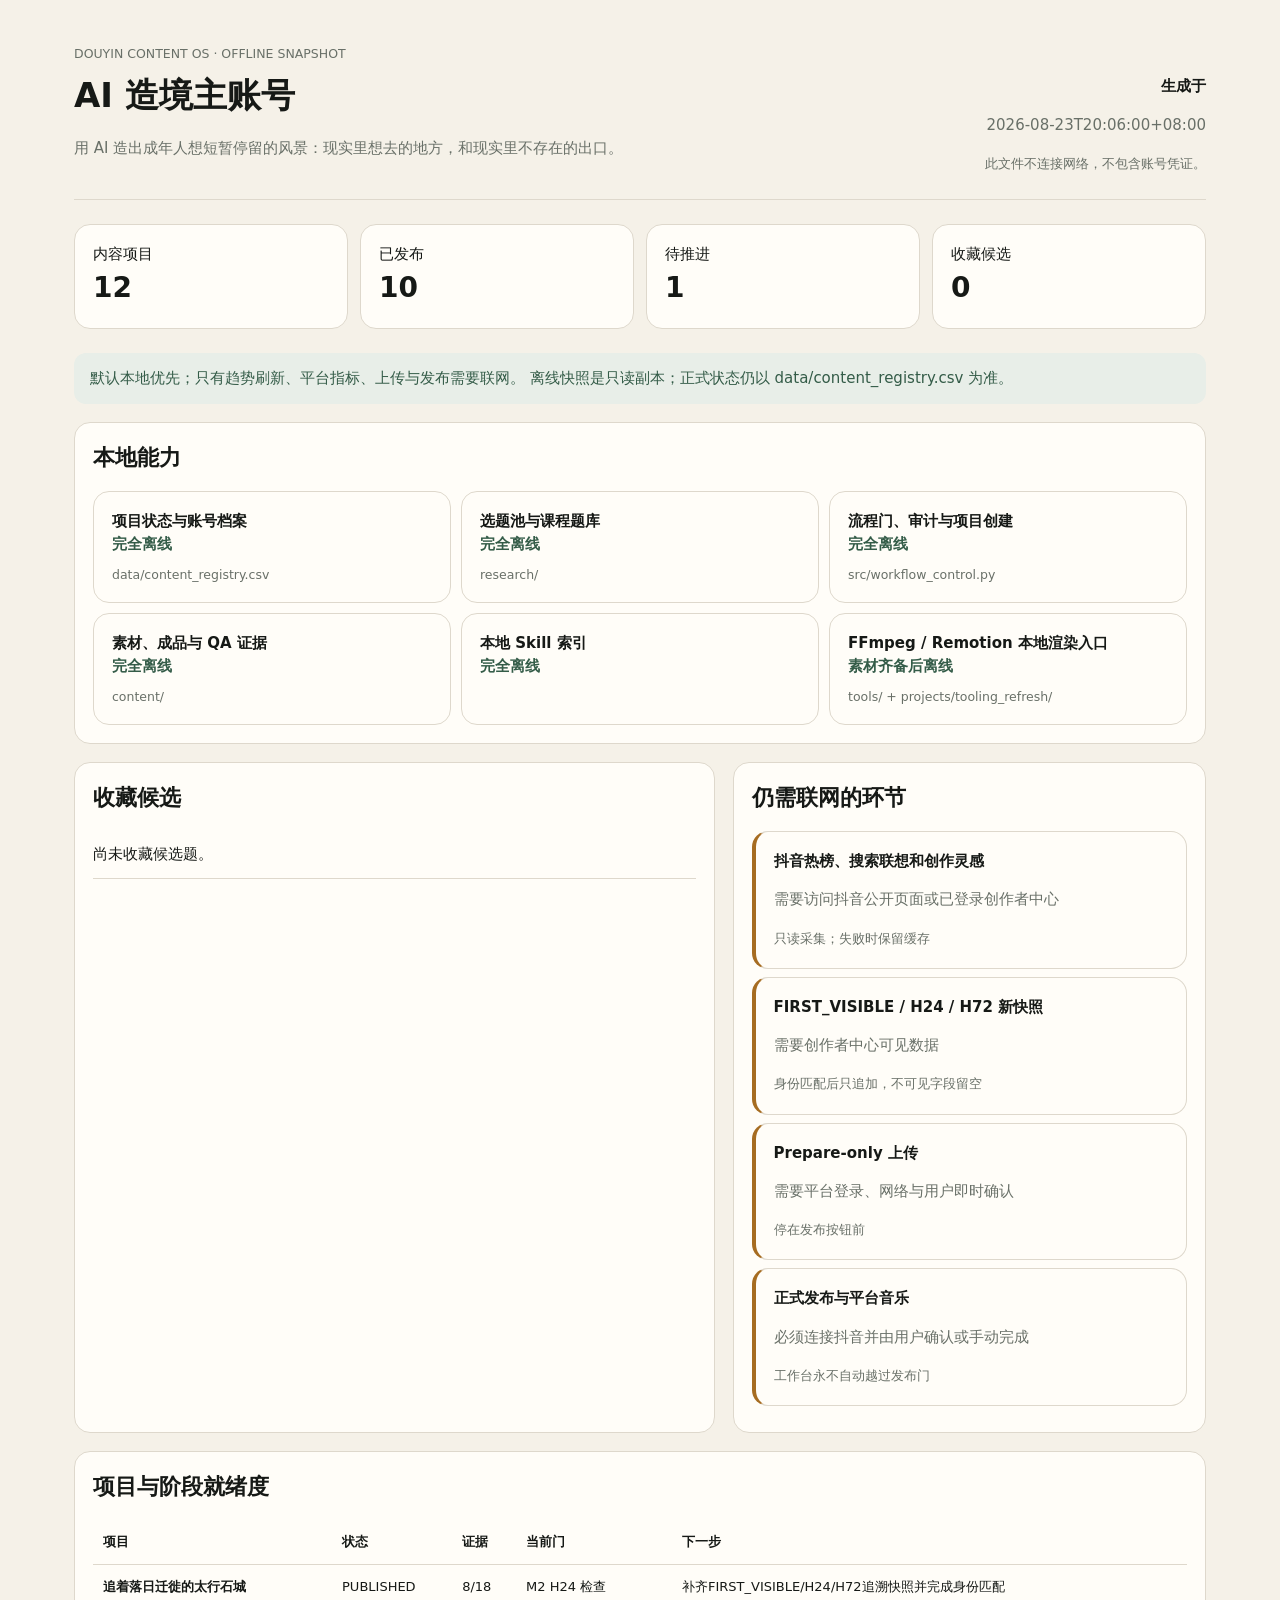
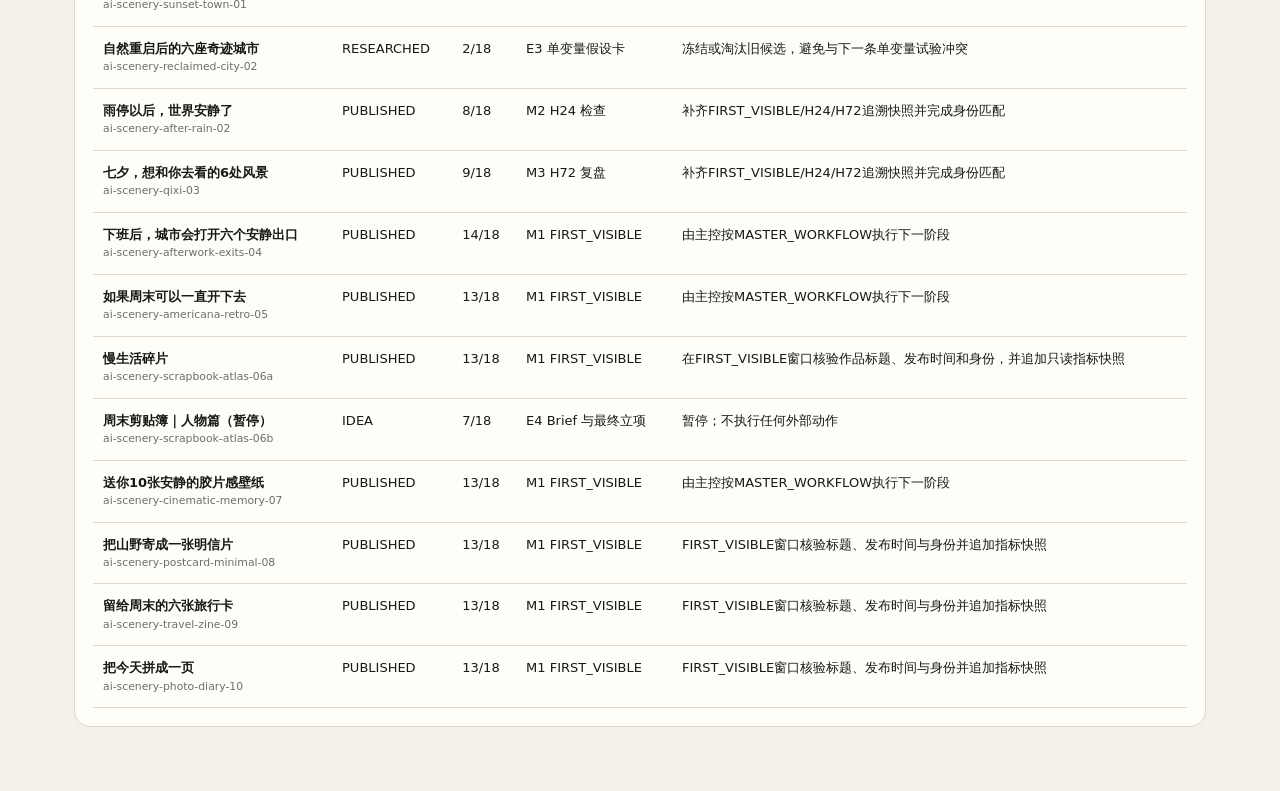
<file: workbench/offline/workbench_offline.html>
<!doctype html>
<html lang="zh-CN"><head><meta charset="utf-8"><meta name="viewport" content="width=device-width,initial-scale=1">
<title>抖音内容工作台 · 离线快照</title><style>
:root{--ink:#161916;--muted:#697068;--paper:#f5f1e8;--card:#fffdf8;--line:#ded8cc;--green:#345c48;--amber:#a66c21;}
*{box-sizing:border-box}body{margin:0;background:var(--paper);color:var(--ink);font:15px/1.55 system-ui,"Microsoft YaHei",sans-serif}main{max-width:1180px;margin:auto;padding:42px 24px 64px}header{display:flex;justify-content:space-between;gap:24px;align-items:end;border-bottom:1px solid var(--line);padding-bottom:24px}h1{font-size:34px;margin:4px 0}h2{font-size:22px;margin:0 0 16px}p,small{color:var(--muted)}.stamp{text-align:right}.kpis{display:grid;grid-template-columns:repeat(4,1fr);gap:12px;margin:24px 0}.kpi,.panel,.cap,.online{background:var(--card);border:1px solid var(--line);border-radius:16px;padding:18px}.kpi b{display:block;font-size:28px}.grid{display:grid;grid-template-columns:1.15fr .85fr;gap:18px;margin:18px 0}.panel{overflow:hidden}.caps{display:grid;grid-template-columns:repeat(3,1fr);gap:10px}.cap b,.online b{display:block}.cap span{color:var(--green);font-weight:700}.cap.bad span{color:#9d3e31}.cap small{display:block;margin-top:8px;word-break:break-all}.online{margin:8px 0;border-left:4px solid var(--amber)}ul{list-style:none;padding:0;margin:0}li{display:flex;justify-content:space-between;gap:16px;padding:12px 0;border-bottom:1px solid var(--line)}li span{display:block;color:var(--muted);font-size:13px}table{width:100%;border-collapse:collapse;font-size:13px}th,td{text-align:left;padding:12px 10px;border-bottom:1px solid var(--line);vertical-align:top}td small{display:block}.note{padding:14px 16px;border-radius:12px;background:#e8eee8;color:var(--green);margin:18px 0}@media(max-width:800px){.kpis,.caps,.grid{grid-template-columns:1fr 1fr}header{display:block}.stamp{text-align:left}}@media(max-width:560px){.kpis,.caps,.grid{grid-template-columns:1fr}main{padding:24px 14px}table{display:block;overflow:auto}}
</style></head><body><main>
<header><div><small>DOUYIN CONTENT OS · OFFLINE SNAPSHOT</small><h1>AI 造境主账号</h1><p>用 AI 造出成年人想短暂停留的风景：现实里想去的地方，和现实里不存在的出口。</p></div><div class="stamp"><b>生成于</b><p>2026-08-23T20:06:00+08:00</p><small>此文件不连接网络，不包含账号凭证。</small></div></header>
<section class="kpis"><article class="kpi"><span>内容项目</span><b>12</b></article><article class="kpi"><span>已发布</span><b>10</b></article><article class="kpi"><span>待推进</span><b>1</b></article><article class="kpi"><span>收藏候选</span><b>0</b></article></section>
<div class="note">默认本地优先；只有趋势刷新、平台指标、上传与发布需要联网。 离线快照是只读副本；正式状态仍以 data/content_registry.csv 为准。</div>
<section class="panel"><h2>本地能力</h2><div class="caps"><article class='cap ok'><b>项目状态与账号档案</b><span>完全离线</span><small>data/content_registry.csv</small></article><article class='cap ok'><b>选题池与课程题库</b><span>完全离线</span><small>research/</small></article><article class='cap ok'><b>流程门、审计与项目创建</b><span>完全离线</span><small>src/workflow_control.py</small></article><article class='cap ok'><b>素材、成品与 QA 证据</b><span>完全离线</span><small>content/</small></article><article class='cap ok'><b>本地 Skill 索引</b><span>完全离线</span><small><Codex Skills directory></small></article><article class='cap ok'><b>FFmpeg / Remotion 本地渲染入口</b><span>素材齐备后离线</span><small>tools/ + projects/tooling_refresh/</small></article></div></section>
<div class="grid"><section class="panel"><h2>收藏候选</h2><ul><li class='empty'>尚未收藏候选题。</li></ul></section><section class="panel"><h2>仍需联网的环节</h2><article class='online'><b>抖音热榜、搜索联想和创作灵感</b><p>需要访问抖音公开页面或已登录创作者中心</p><small>只读采集；失败时保留缓存</small></article><article class='online'><b>FIRST_VISIBLE / H24 / H72 新快照</b><p>需要创作者中心可见数据</p><small>身份匹配后只追加，不可见字段留空</small></article><article class='online'><b>Prepare-only 上传</b><p>需要平台登录、网络与用户即时确认</p><small>停在发布按钮前</small></article><article class='online'><b>正式发布与平台音乐</b><p>必须连接抖音并由用户确认或手动完成</p><small>工作台永不自动越过发布门</small></article></section></div>
<section class="panel"><h2>项目与阶段就绪度</h2><table><thead><tr><th>项目</th><th>状态</th><th>证据</th><th>当前门</th><th>下一步</th></tr></thead><tbody><tr><td><strong>追着落日迁徙的太行石城</strong><small>ai-scenery-sunset-town-01</small></td><td>PUBLISHED</td><td>8/18</td><td>M2 H24 检查</td><td>补齐FIRST_VISIBLE/H24/H72追溯快照并完成身份匹配</td></tr><tr><td><strong>自然重启后的六座奇迹城市</strong><small>ai-scenery-reclaimed-city-02</small></td><td>RESEARCHED</td><td>2/18</td><td>E3 单变量假设卡</td><td>冻结或淘汰旧候选，避免与下一条单变量试验冲突</td></tr><tr><td><strong>雨停以后，世界安静了</strong><small>ai-scenery-after-rain-02</small></td><td>PUBLISHED</td><td>8/18</td><td>M2 H24 检查</td><td>补齐FIRST_VISIBLE/H24/H72追溯快照并完成身份匹配</td></tr><tr><td><strong>七夕，想和你去看的6处风景</strong><small>ai-scenery-qixi-03</small></td><td>PUBLISHED</td><td>9/18</td><td>M3 H72 复盘</td><td>补齐FIRST_VISIBLE/H24/H72追溯快照并完成身份匹配</td></tr><tr><td><strong>下班后，城市会打开六个安静出口</strong><small>ai-scenery-afterwork-exits-04</small></td><td>PUBLISHED</td><td>14/18</td><td>M1 FIRST_VISIBLE</td><td>由主控按MASTER_WORKFLOW执行下一阶段</td></tr><tr><td><strong>如果周末可以一直开下去</strong><small>ai-scenery-americana-retro-05</small></td><td>PUBLISHED</td><td>13/18</td><td>M1 FIRST_VISIBLE</td><td>由主控按MASTER_WORKFLOW执行下一阶段</td></tr><tr><td><strong>慢生活碎片</strong><small>ai-scenery-scrapbook-atlas-06a</small></td><td>PUBLISHED</td><td>13/18</td><td>M1 FIRST_VISIBLE</td><td>在FIRST_VISIBLE窗口核验作品标题、发布时间和身份，并追加只读指标快照</td></tr><tr><td><strong>周末剪贴簿｜人物篇（暂停）</strong><small>ai-scenery-scrapbook-atlas-06b</small></td><td>IDEA</td><td>7/18</td><td>E4 Brief 与最终立项</td><td>暂停；不执行任何外部动作</td></tr><tr><td><strong>送你10张安静的胶片感壁纸</strong><small>ai-scenery-cinematic-memory-07</small></td><td>PUBLISHED</td><td>13/18</td><td>M1 FIRST_VISIBLE</td><td>由主控按MASTER_WORKFLOW执行下一阶段</td></tr><tr><td><strong>把山野寄成一张明信片</strong><small>ai-scenery-postcard-minimal-08</small></td><td>PUBLISHED</td><td>13/18</td><td>M1 FIRST_VISIBLE</td><td>FIRST_VISIBLE窗口核验标题、发布时间与身份并追加指标快照</td></tr><tr><td><strong>留给周末的六张旅行卡</strong><small>ai-scenery-travel-zine-09</small></td><td>PUBLISHED</td><td>13/18</td><td>M1 FIRST_VISIBLE</td><td>FIRST_VISIBLE窗口核验标题、发布时间与身份并追加指标快照</td></tr><tr><td><strong>把今天拼成一页</strong><small>ai-scenery-photo-diary-10</small></td><td>PUBLISHED</td><td>13/18</td><td>M1 FIRST_VISIBLE</td><td>FIRST_VISIBLE窗口核验标题、发布时间与身份并追加指标快照</td></tr></tbody></table></section>
</main></body></html>
</file>
